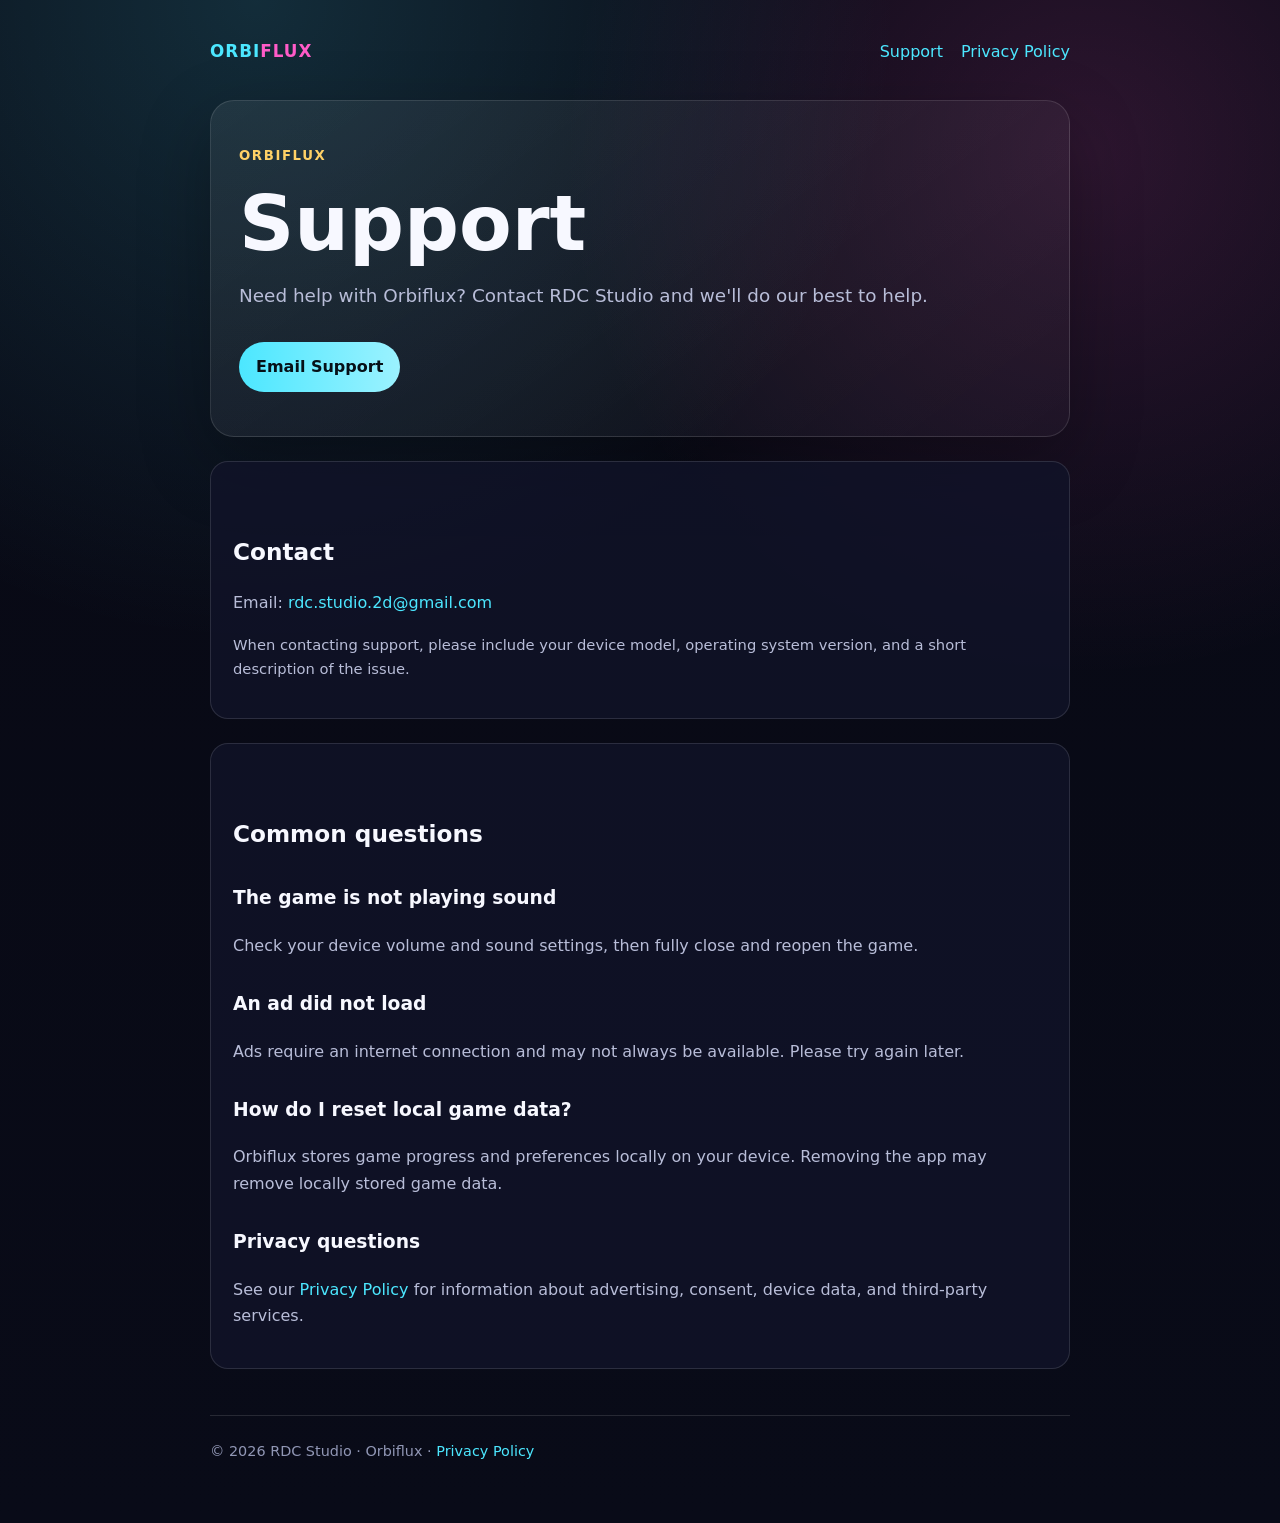
<file: index.html>
<!doctype html>
<html lang="en">
<head>
  <meta charset="utf-8">
  <meta name="viewport" content="width=device-width,initial-scale=1">

  <title>Orbiflux Support</title>
  <meta name="description" content="Official support page for Orbiflux.">

  <link rel="stylesheet" href="style.css">
</head>

<body>
<div class="wrap">

  <nav class="nav">
    <div class="brand">
      <span class="g">ORBI</span><span class="p">FLUX</span>
    </div>

    <div class="navlinks">
      <a href="index.html">Support</a>
      <a href="privacy.html">Privacy Policy</a>
    </div>
  </nav>

  <main>

    <section class="hero">
      <div class="kicker">Orbiflux</div>

      <h1>Support</h1>

      <p class="lead">
        Need help with Orbiflux? Contact RDC Studio and we'll do our best to help.
      </p>

      <a class="button" href="mailto:rdc.studio.2d@gmail.com">
        Email Support
      </a>
    </section>


    <section class="card">
      <h2>Contact</h2>

      <p>
        Email:
        <a href="mailto:rdc.studio.2d@gmail.com">
          rdc.studio.2d@gmail.com
        </a>
      </p>

      <p class="small">
        When contacting support, please include your device model,
        operating system version, and a short description of the issue.
      </p>
    </section>


    <section class="card">
      <h2>Common questions</h2>

      <h3>The game is not playing sound</h3>
      <p>
        Check your device volume and sound settings, then fully close
        and reopen the game.
      </p>

      <h3>An ad did not load</h3>
      <p>
        Ads require an internet connection and may not always be
        available. Please try again later.
      </p>

      <h3>How do I reset local game data?</h3>
      <p>
        Orbiflux stores game progress and preferences locally on your
        device. Removing the app may remove locally stored game data.
      </p>

      <h3>Privacy questions</h3>
      <p>
        See our
        <a href="privacy.html">Privacy Policy</a>
        for information about advertising, consent, device data,
        and third-party services.
      </p>

    </section>

  </main>


  <footer class="footer">
    © 2026 RDC Studio · Orbiflux ·
    <a href="privacy.html">Privacy Policy</a>
  </footer>

</div>
</body>
</html>
</file>
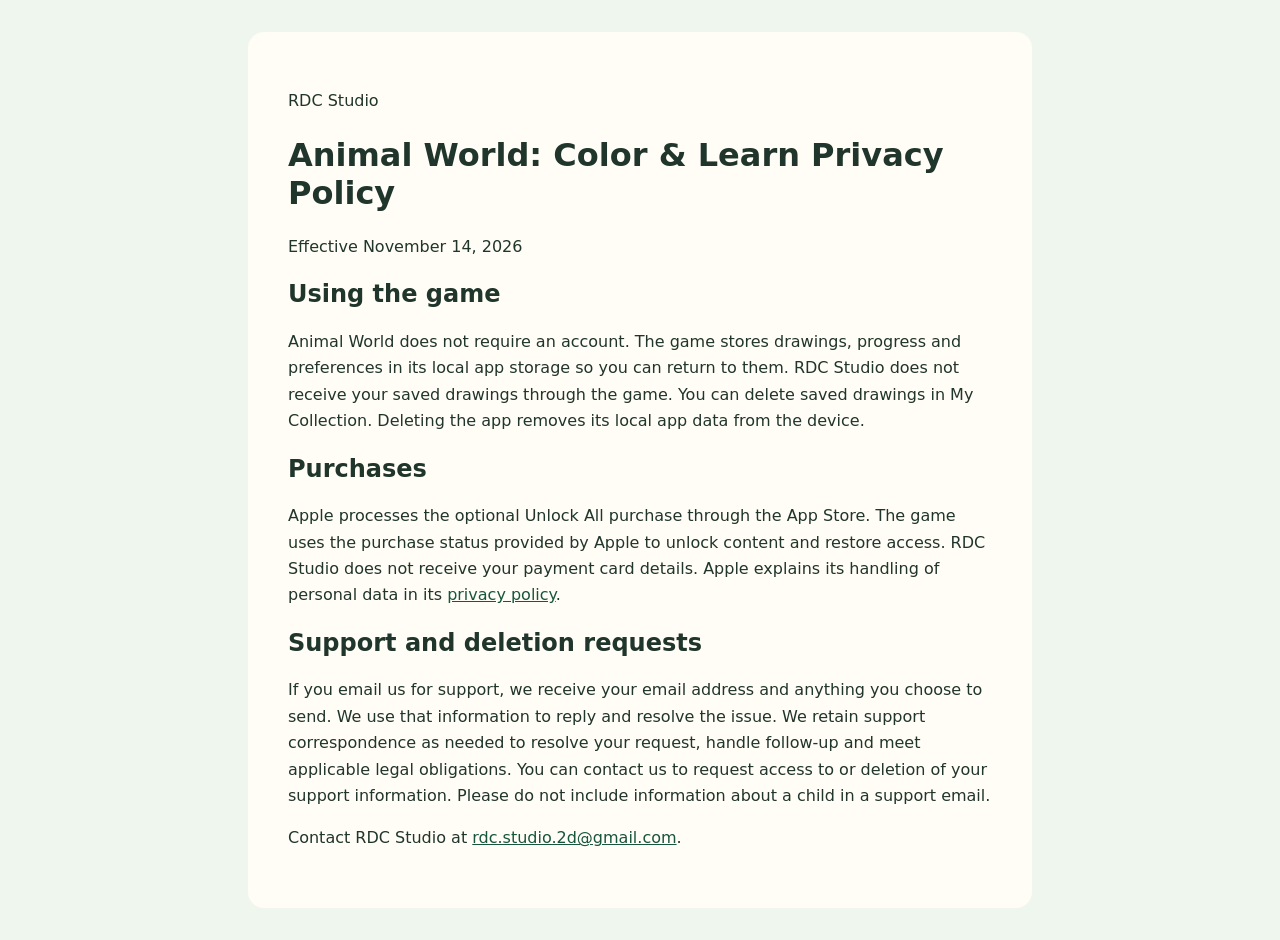
<file: animal-world-privacy.html>
<!doctype html>
<html lang="en">
<head>
<meta charset="utf-8">
<meta name="viewport" content="width=device-width, initial-scale=1">
<title>Animal World: Color &amp; Learn — Privacy Policy</title>
<style>
body { margin: 0; background: #eff6ee; color: #20352b; font: 1rem/1.65 system-ui, sans-serif; }
main { max-width: 44rem; margin: 2rem auto; padding: clamp(1rem, 5vw, 2.5rem); background: #fffdf5; border-radius: 1rem; }
h1, h2 { line-height: 1.2; }
a { color: #17553d; overflow-wrap: anywhere; }
</style>
</head>
<body>
<main>
<p>RDC Studio</p>
<h1>Animal World: Color &amp; Learn Privacy Policy</h1>
<p>Effective November 14, 2026</p>
<h2>Using the game</h2>
<p>Animal World does not require an account. The game stores drawings, progress and preferences in its local app storage so you can return to them. RDC Studio does not receive your saved drawings through the game. You can delete saved drawings in My Collection. Deleting the app removes its local app data from the device.</p>
<h2>Purchases</h2>
<p>Apple processes the optional Unlock All purchase through the App Store. The game uses the purchase status provided by Apple to unlock content and restore access. RDC Studio does not receive your payment card details. Apple explains its handling of personal data in its <a href="https://www.apple.com/legal/privacy/">privacy policy</a>.</p>
<h2>Support and deletion requests</h2>
<p>If you email us for support, we receive your email address and anything you choose to send. We use that information to reply and resolve the issue. We retain support correspondence as needed to resolve your request, handle follow-up and meet applicable legal obligations. You can contact us to request access to or deletion of your support information. Please do not include information about a child in a support email.</p>
<p>Contact RDC Studio at <a href="mailto:rdc.studio.2d@gmail.com">rdc.studio.2d@gmail.com</a>.</p>
</main>
</body>
</html>
</file>
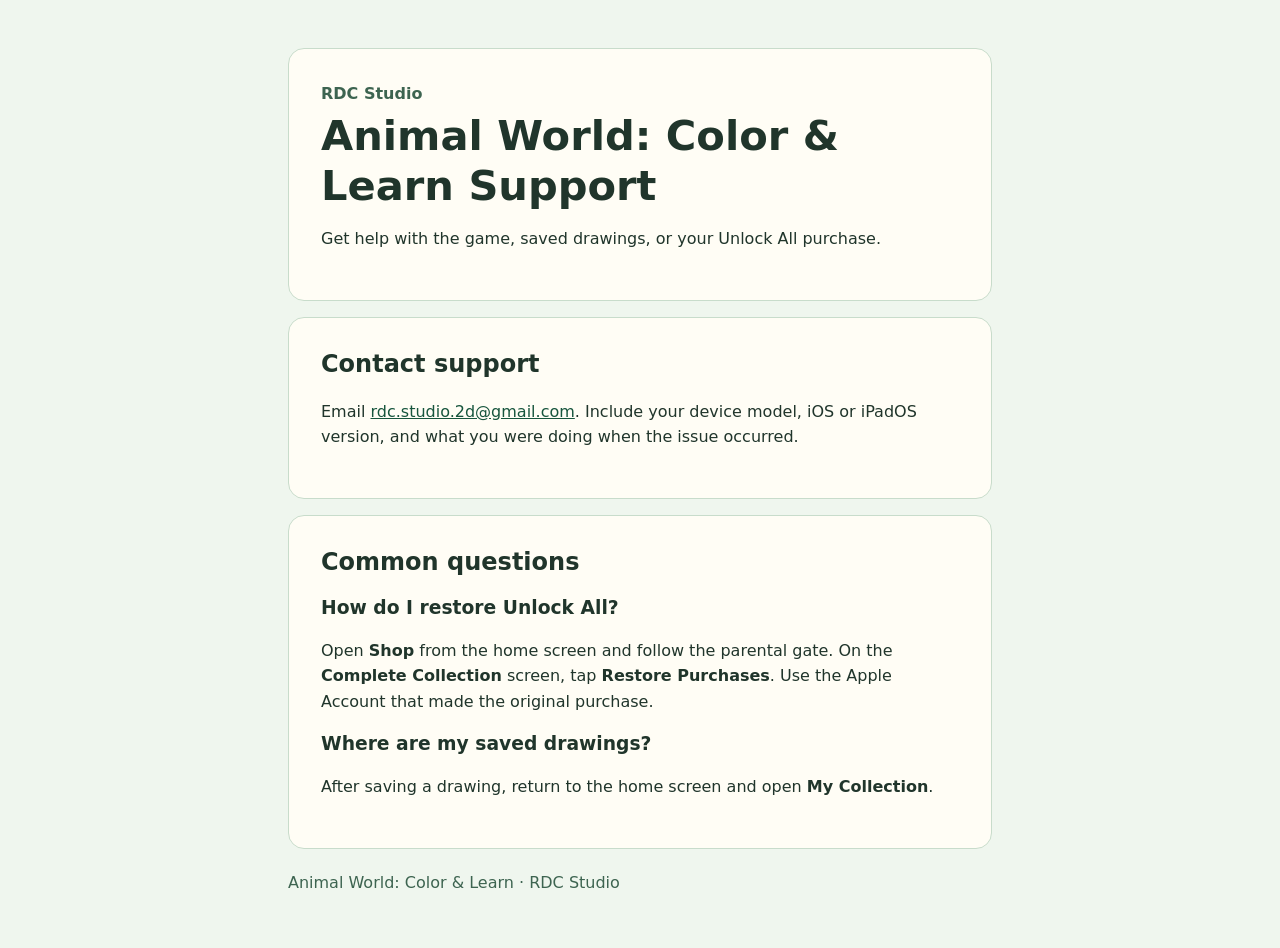
<file: animal-world-support.html>
<!doctype html>
<html lang="en">
<head>
<meta charset="utf-8">
<meta name="viewport" content="width=device-width, initial-scale=1">
<meta name="description" content="Get help with Animal World: Color & Learn, saved drawings, and Unlock All.">
<title>Animal World: Color &amp; Learn — Support</title>
<style>
:root { color-scheme: light; font-family: system-ui, sans-serif; color: #20352b; background: #eff6ee; }
body { margin: 0; }
main { max-width: 44rem; margin: auto; padding: clamp(1rem, 5vw, 3rem); }
header, section { background: #fffdf5; border: 1px solid #c8dccb; border-radius: 1rem; padding: clamp(1rem, 4vw, 2rem); margin-bottom: 1rem; }
h1, h2, h3 { line-height: 1.2; }
h1 { font-size: clamp(1.8rem, 5vw, 2.6rem); margin: .25rem 0 .75rem; }
h2 { margin-top: 0; }
p { line-height: 1.6; }
a { color: #17553d; overflow-wrap: anywhere; }
.brand { color: #3d6450; font-weight: 650; margin: 0; }
footer { padding: .5rem 0; color: #3d6450; }
</style>
</head>
<body>
<main>
<header>
<p class="brand">RDC Studio</p>
<h1>Animal World: Color &amp; Learn Support</h1>
<p>Get help with the game, saved drawings, or your Unlock All purchase.</p>
</header>
<section aria-labelledby="contact">
<h2 id="contact">Contact support</h2>
<p>Email <a href="mailto:rdc.studio.2d@gmail.com?subject=Animal%20World%20Support">rdc.studio.2d@gmail.com</a>. Include your device model, iOS or iPadOS version, and what you were doing when the issue occurred.</p>
</section>
<section aria-labelledby="help">
<h2 id="help">Common questions</h2>
<h3>How do I restore Unlock All?</h3>
<p>Open <strong>Shop</strong> from the home screen and follow the parental gate. On the <strong>Complete Collection</strong> screen, tap <strong>Restore Purchases</strong>. Use the Apple Account that made the original purchase.</p>
<h3>Where are my saved drawings?</h3>
<p>After saving a drawing, return to the home screen and open <strong>My Collection</strong>.</p>
</section>
<footer>Animal World: Color &amp; Learn · RDC Studio</footer>
</main>
</body>
</html>
</file>
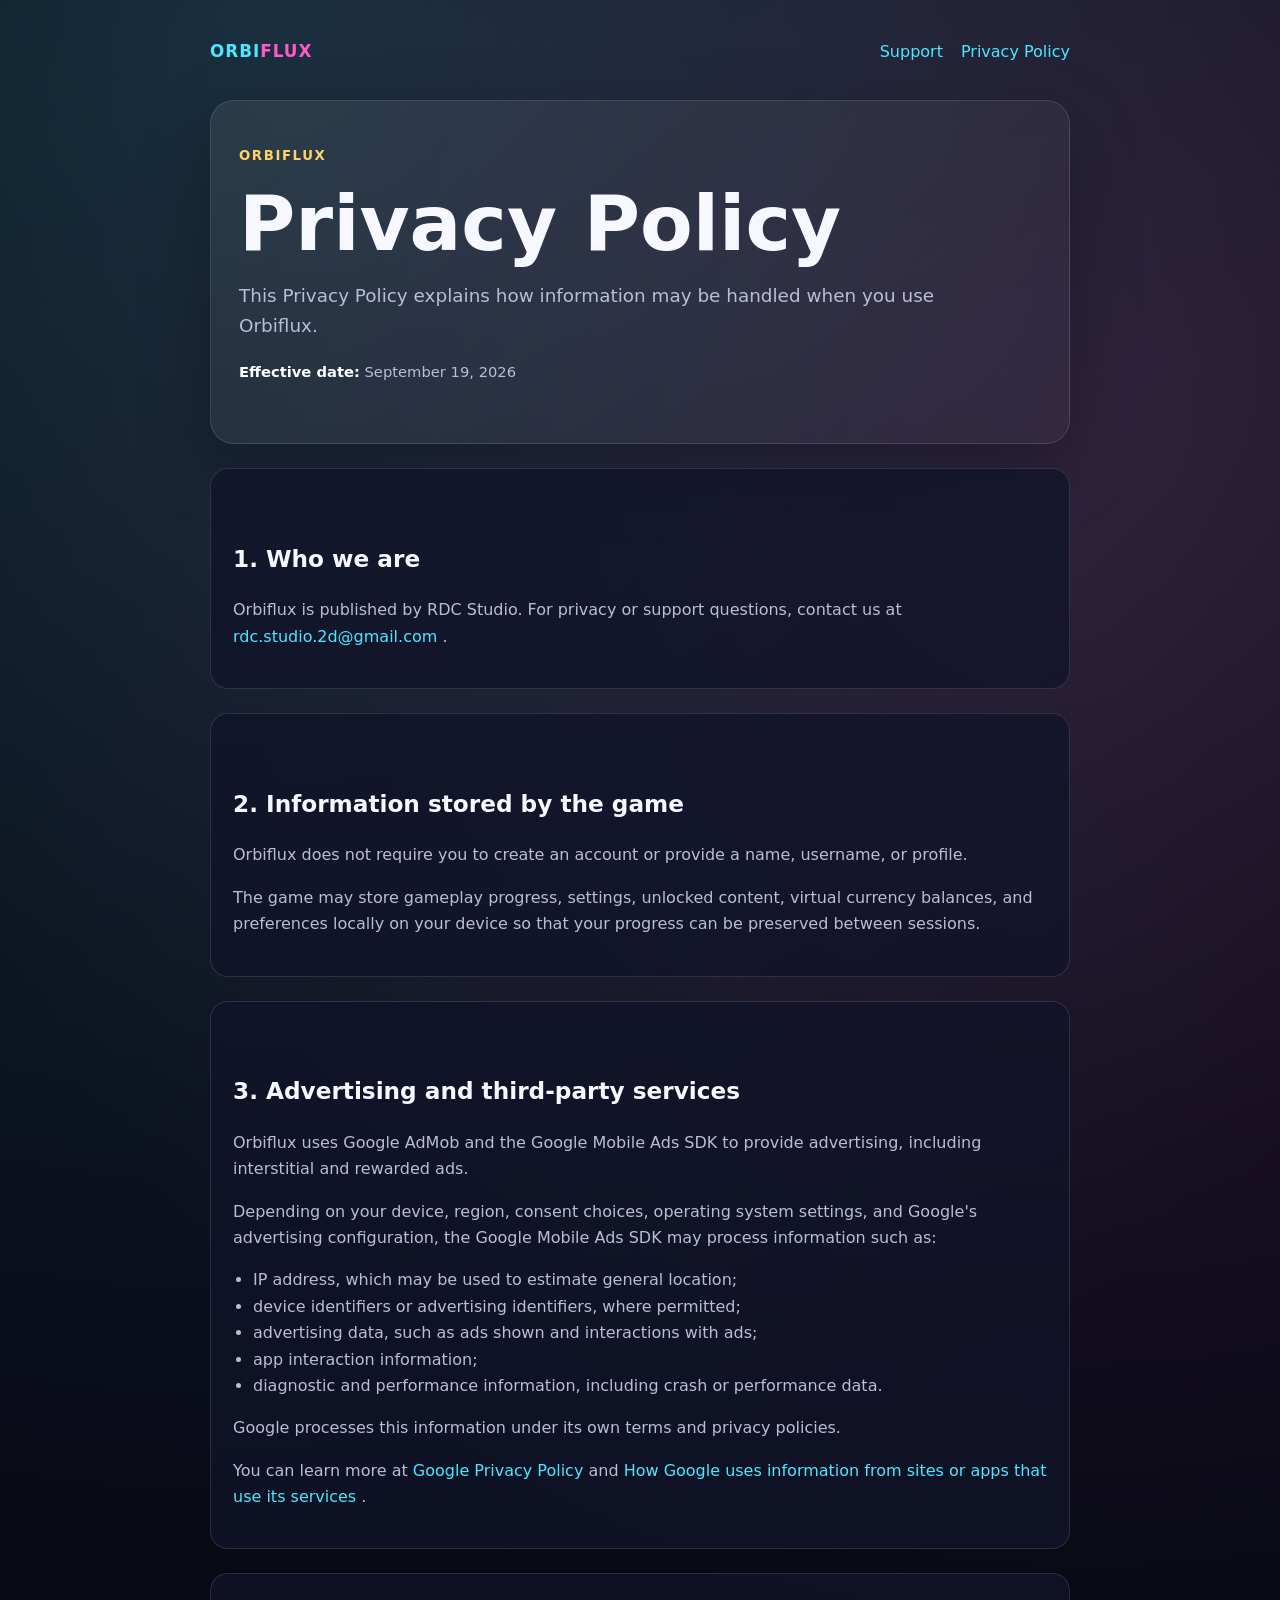
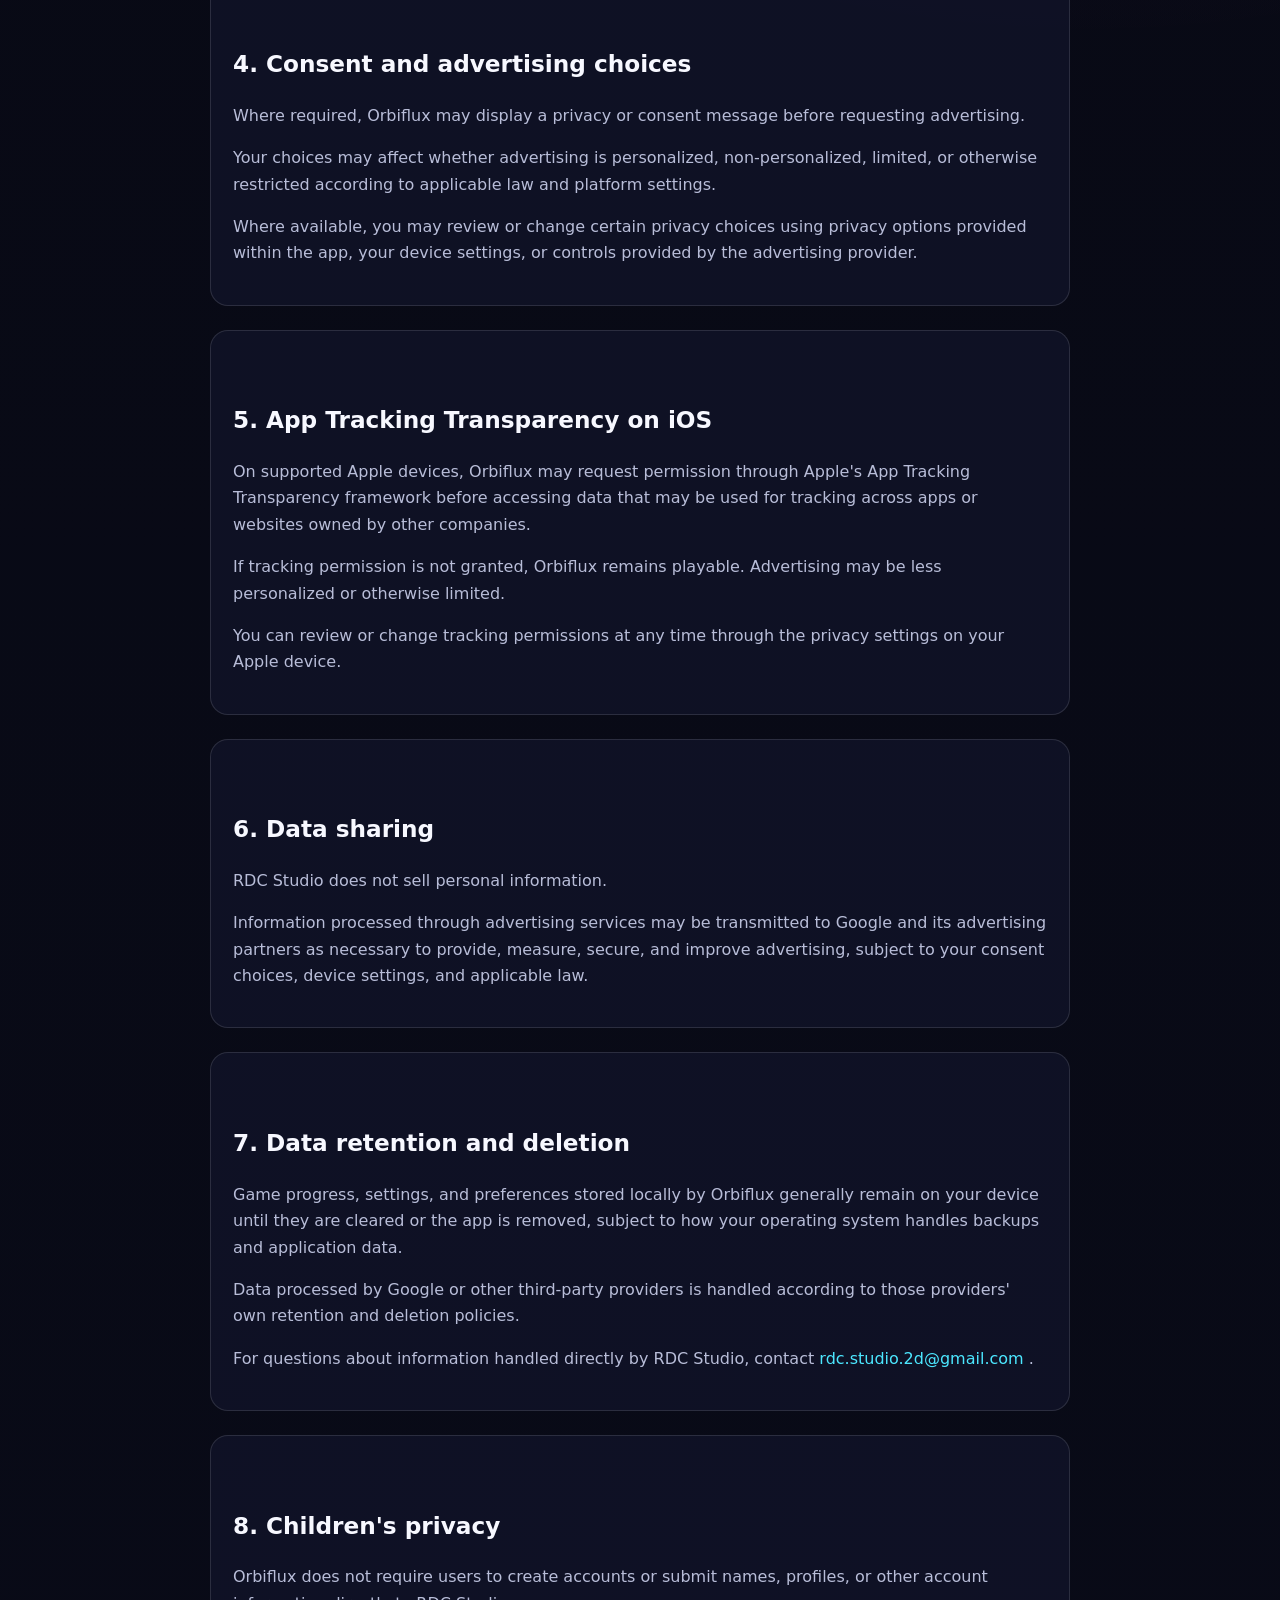
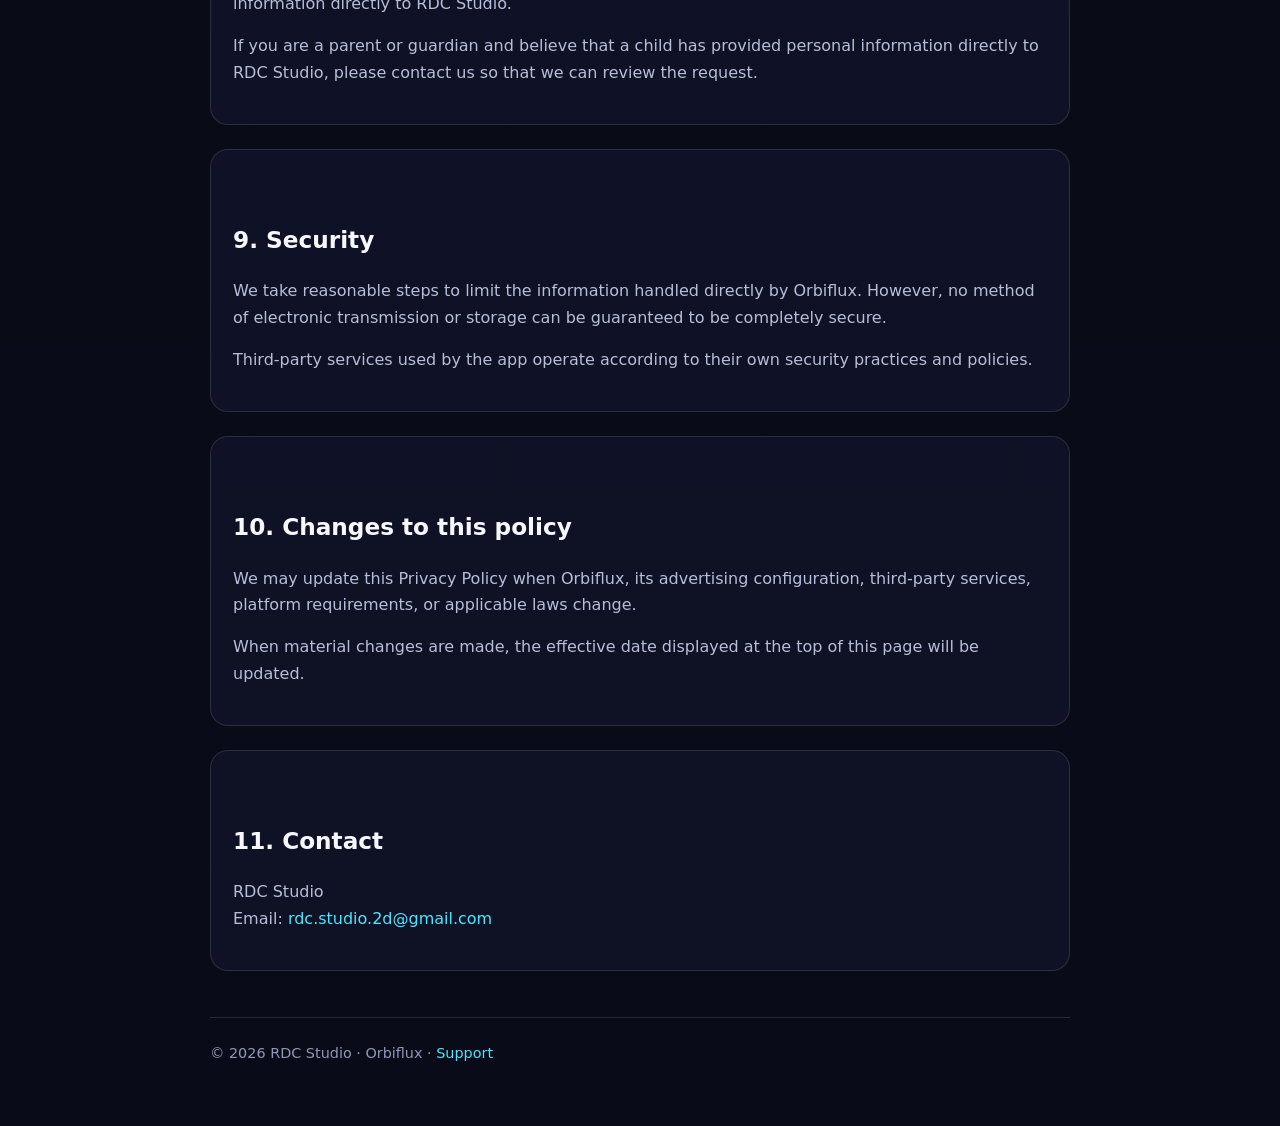
<file: privacy.html>
<!doctype html>
<html lang="en">
<head>
  <meta charset="utf-8">
  <meta name="viewport" content="width=device-width,initial-scale=1">

  <title>Orbiflux Privacy Policy</title>
  <meta name="description" content="Privacy Policy for Orbiflux.">

  <link rel="stylesheet" href="style.css">
</head>

<body>
<div class="wrap">

  <nav class="nav">
    <div class="brand">
      <span class="g">ORBI</span><span class="p">FLUX</span>
    </div>

    <div class="navlinks">
      <a href="index.html">Support</a>
      <a href="privacy.html">Privacy Policy</a>
    </div>
  </nav>


  <main>

    <section class="hero">
      <div class="kicker">Orbiflux</div>

      <h1>Privacy Policy</h1>

      <p class="lead">
        This Privacy Policy explains how information may be handled
        when you use Orbiflux.
      </p>

      <p class="small">
        <strong>Effective date:</strong> September 19, 2026
      </p>
    </section>


    <section class="card">
      <h2>1. Who we are</h2>

      <p>
        Orbiflux is published by RDC Studio.
        For privacy or support questions, contact us at
        <a href="mailto:rdc.studio.2d@gmail.com">
          rdc.studio.2d@gmail.com
        </a>.
      </p>
    </section>


    <section class="card">
      <h2>2. Information stored by the game</h2>

      <p>
        Orbiflux does not require you to create an account or provide
        a name, username, or profile.
      </p>

      <p>
        The game may store gameplay progress, settings, unlocked content,
        virtual currency balances, and preferences locally on your device
        so that your progress can be preserved between sessions.
      </p>
    </section>


    <section class="card">
      <h2>3. Advertising and third-party services</h2>

      <p>
        Orbiflux uses Google AdMob and the Google Mobile Ads SDK to
        provide advertising, including interstitial and rewarded ads.
      </p>

      <p>
        Depending on your device, region, consent choices, operating
        system settings, and Google's advertising configuration,
        the Google Mobile Ads SDK may process information such as:
      </p>

      <ul>
        <li>
          IP address, which may be used to estimate general location;
        </li>

        <li>
          device identifiers or advertising identifiers, where permitted;
        </li>

        <li>
          advertising data, such as ads shown and interactions with ads;
        </li>

        <li>
          app interaction information;
        </li>

        <li>
          diagnostic and performance information, including crash
          or performance data.
        </li>
      </ul>

      <p>
        Google processes this information under its own terms and
        privacy policies.
      </p>

      <p>
        You can learn more at
        <a
          href="https://policies.google.com/privacy"
          rel="noopener noreferrer"
          target="_blank">
          Google Privacy Policy
        </a>
        and
        <a
          href="https://policies.google.com/technologies/partner-sites"
          rel="noopener noreferrer"
          target="_blank">
          How Google uses information from sites or apps that use its services
        </a>.
      </p>
    </section>


    <section class="card">
      <h2>4. Consent and advertising choices</h2>

      <p>
        Where required, Orbiflux may display a privacy or consent message
        before requesting advertising.
      </p>

      <p>
        Your choices may affect whether advertising is personalized,
        non-personalized, limited, or otherwise restricted according
        to applicable law and platform settings.
      </p>

      <p>
        Where available, you may review or change certain privacy choices
        using privacy options provided within the app, your device settings,
        or controls provided by the advertising provider.
      </p>
    </section>


    <section class="card">
      <h2>5. App Tracking Transparency on iOS</h2>

      <p>
        On supported Apple devices, Orbiflux may request permission through
        Apple's App Tracking Transparency framework before accessing data
        that may be used for tracking across apps or websites owned by
        other companies.
      </p>

      <p>
        If tracking permission is not granted, Orbiflux remains playable.
        Advertising may be less personalized or otherwise limited.
      </p>

      <p>
        You can review or change tracking permissions at any time through
        the privacy settings on your Apple device.
      </p>
    </section>


    <section class="card">
      <h2>6. Data sharing</h2>

      <p>
        RDC Studio does not sell personal information.
      </p>

      <p>
        Information processed through advertising services may be
        transmitted to Google and its advertising partners as necessary
        to provide, measure, secure, and improve advertising, subject
        to your consent choices, device settings, and applicable law.
      </p>
    </section>


    <section class="card">
      <h2>7. Data retention and deletion</h2>

      <p>
        Game progress, settings, and preferences stored locally by Orbiflux
        generally remain on your device until they are cleared or the app
        is removed, subject to how your operating system handles backups
        and application data.
      </p>

      <p>
        Data processed by Google or other third-party providers is handled
        according to those providers' own retention and deletion policies.
      </p>

      <p>
        For questions about information handled directly by RDC Studio,
        contact
        <a href="mailto:rdc.studio.2d@gmail.com">
          rdc.studio.2d@gmail.com
        </a>.
      </p>
    </section>


    <section class="card">
      <h2>8. Children's privacy</h2>

      <p>
        Orbiflux does not require users to create accounts or submit
        names, profiles, or other account information directly to
        RDC Studio.
      </p>

      <p>
        If you are a parent or guardian and believe that a child has
        provided personal information directly to RDC Studio, please
        contact us so that we can review the request.
      </p>
    </section>


    <section class="card">
      <h2>9. Security</h2>

      <p>
        We take reasonable steps to limit the information handled directly
        by Orbiflux. However, no method of electronic transmission or
        storage can be guaranteed to be completely secure.
      </p>

      <p>
        Third-party services used by the app operate according to their
        own security practices and policies.
      </p>
    </section>


    <section class="card">
      <h2>10. Changes to this policy</h2>

      <p>
        We may update this Privacy Policy when Orbiflux, its advertising
        configuration, third-party services, platform requirements,
        or applicable laws change.
      </p>

      <p>
        When material changes are made, the effective date displayed
        at the top of this page will be updated.
      </p>
    </section>


    <section class="card">
      <h2>11. Contact</h2>

      <p>
        RDC Studio<br>
        Email:
        <a href="mailto:rdc.studio.2d@gmail.com">
          rdc.studio.2d@gmail.com
        </a>
      </p>
    </section>

  </main>


  <footer class="footer">
    © 2026 RDC Studio · Orbiflux ·
    <a href="index.html">Support</a>
  </footer>

</div>
</body>
</html>
</file>
<file: style.css>
:root{
  --bg:#070814;
  --panel:#11142a;
  --panel2:#171b38;
  --text:#f7f8ff;
  --muted:#b8bdd8;
  --cyan:#4ce7ff;
  --pink:#ff5bc8;
  --gold:#ffd166;
  --line:rgba(255,255,255,.12);
}
*{box-sizing:border-box}
html{scroll-behavior:smooth}
body{
  margin:0;
  font-family:Inter,ui-sans-serif,system-ui,-apple-system,BlinkMacSystemFont,"Segoe UI",sans-serif;
  color:var(--text);
  background:
    radial-gradient(circle at 20% 0%, rgba(76,231,255,.16), transparent 35%),
    radial-gradient(circle at 85% 10%, rgba(255,91,200,.15), transparent 30%),
    linear-gradient(180deg,#080914 0%,#090b18 100%);
  min-height:100vh;
  line-height:1.65;
}
a{color:var(--cyan);text-decoration:none}
a:hover{text-decoration:underline}
.wrap{max-width:900px;margin:auto;padding:28px 20px 60px}
.nav{
  display:flex;align-items:center;justify-content:space-between;gap:18px;
  padding:10px 0 34px;
}
.brand{
  font-weight:900;letter-spacing:.06em;font-size:1.05rem;
}
.brand .g{color:var(--cyan)}
.brand .p{color:var(--pink)}
.navlinks{display:flex;gap:18px;flex-wrap:wrap}
.hero{
  padding:44px 28px;
  background:linear-gradient(145deg,rgba(255,255,255,.07),rgba(255,255,255,.025));
  border:1px solid var(--line);
  border-radius:24px;
  box-shadow:0 25px 70px rgba(0,0,0,.28);
}
.kicker{
  color:var(--gold);font-size:.83rem;font-weight:800;
  letter-spacing:.12em;text-transform:uppercase;
}
h1{font-size:clamp(2.2rem,8vw,4.8rem);line-height:1;margin:.25em 0 .2em}
h2{margin-top:2.1em;font-size:1.45rem}
h3{margin-top:1.6em}
p,li{color:var(--muted)}
.lead{font-size:1.15rem;max-width:700px}
.card{
  margin-top:24px;padding:22px;
  background:rgba(17,20,42,.78);
  border:1px solid var(--line);
  border-radius:18px;
}
.button{
  display:inline-block;margin-top:12px;padding:12px 17px;border-radius:999px;
  background:linear-gradient(90deg,var(--cyan),#9bf2ff);
  color:#061017;font-weight:800;text-decoration:none;
}
.button:hover{text-decoration:none;filter:brightness(1.05)}
.small{font-size:.92rem}
.footer{
  border-top:1px solid var(--line);margin-top:46px;padding-top:24px;
  color:#9197b5;font-size:.9rem;
}
code{
  background:#171b38;border:1px solid var(--line);border-radius:7px;
  padding:.12em .35em;color:#fff
}
ul{padding-left:1.25rem}
strong{color:#fff}
@media(max-width:600px){
  .nav{align-items:flex-start;flex-direction:column}
  .hero{padding:30px 20px}
}
</file>
